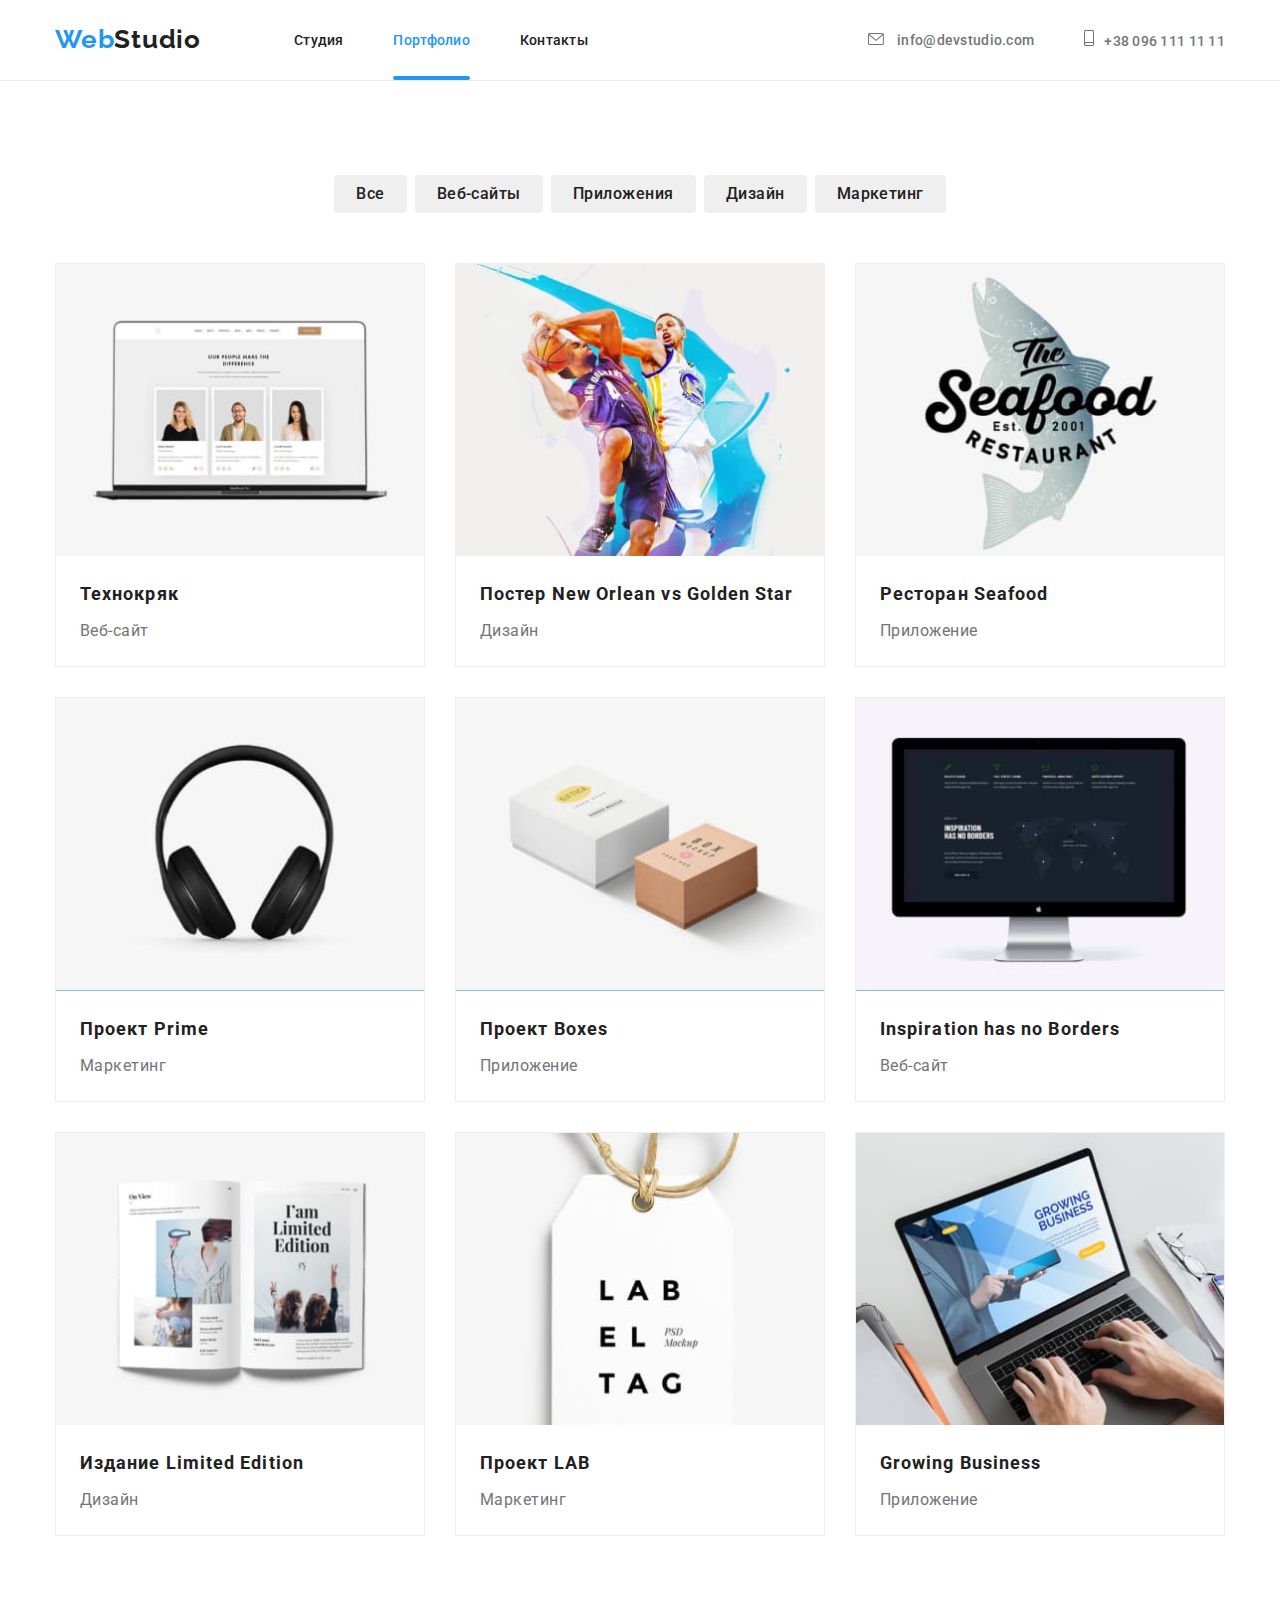
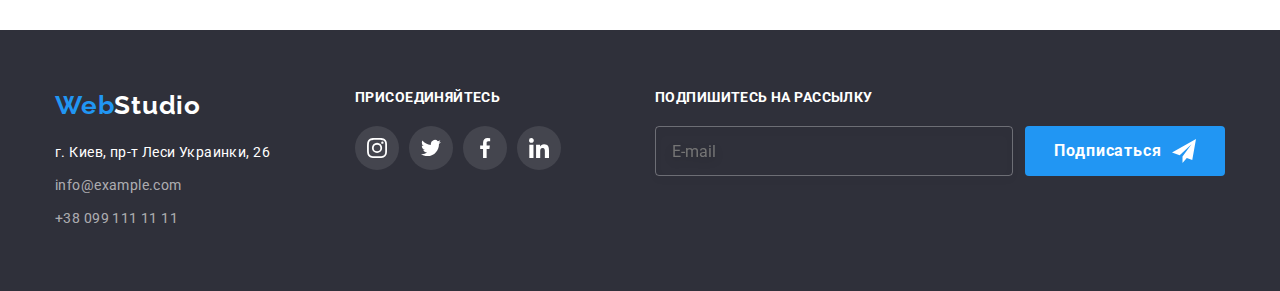
<file: portfolio.html>
<!DOCTYPE html>
<html lang="ru">
    <head>
        <meta charset="UTF-8">
        <meta name="viewport" content="width=device-width, initial-scale=1.0">
        <meta http-equiv="X-UA-Compatible" content="IE=Edge">
        <title>WebStudio Portfolio</title>
        <link rel="stylesheet" href="https://cdnjs.cloudflare.com/ajax/libs/modern-normalize/1.0.0/modern-normalize.min.css">
        <link rel="preconnect" href="https://fonts.gstatic.com">
        <link href="https://fonts.googleapis.com/css2?family=Raleway:wght@700&family=Roboto:wght@400;500;700;900&display=swap"
            rel="stylesheet">
        <link rel="stylesheet" href="./css/styles.css">
    </head>

    <body>
        <header class="header-section">
            <div class="container header-container">
                <nav class="header-nav">
                    <a href="./index.html" class="logo link">Web<span class="logo-up">Studio</span></a>
                    <ul class="list header-nav-list">
                        <li class="header-nav-item"><a class="link header-nav-link" href="./index.html">Студия</a></li>
                        <li class="header-nav-item"><a class="link header-nav-link current" href="./portfolio.html">Портфолио</a></li>
                        <li class="header-nav-item"><a class="link header-nav-link" href="">Контакты</a></li>
                    </ul>
                </nav>
                <ul class="list header-contact-list">
                    <li class="header-contact-item">
                        <a class="link header-contact-link" href="mailto:info@devstudio.com">
                            <svg class="icon-envelope">
                                <use href="./images/sprite.svg#icon-envelope"></use>
                            </svg>
                            info@devstudio.com
                        </a>
                    </li>
                    <li class="header-contact-item">
                        <a class="link header-contact-link" href="tel:+380961111111">
                            <svg class="icon-smartphone">
                                <use href="./images/sprite.svg#icon-smartphone"></use>
                            </svg>+38 096 111 11 11</a>
                    </li>
                </ul>
            </div>
        </header>

        <main>
            <section class="portfolio-section">
                <div class="container portfolio-container">
                    <h1 class="portfolio-title visually-hidden">Портфолио</h1>
                <ul class="list portfolio-filter-list">
                    <li class="list portfolio-filter-item"><button type="button" class="button-filter-portfolio link">Все</button></li>
                    <li class="list portfolio-filter-item"><button type="button" class="button-filter-portfolio link">Веб-сайты</button></li>
                    <li class="list portfolio-filter-item"><button type="button" class="button-filter-portfolio link">Приложения</button></li>
                    <li class="list portfolio-filter-item"><button type="button" class="button-filter-portfolio link">Дизайн</button></li>
                    <li class="list portfolio-filter-item"><button type="button" class="button-filter-portfolio link">Маркетинг</button></li>
                </ul>
                <ul class="list portfolio-list">
                    <li class="portfolio-card item">
                        <a class="link portfolio-link" href="">
                            <div class="portfolio-thumb">
                                <img src="./images/portfolio1.jpg" width="370" alt="карточки с персональными данными и фотографиями людей на экране ноутбука">
                                <div class="portfolio-overley">
                                    <p class="portfolio-overley-text">Технокряк это современная площадка распространения коронавируса. Компании используют эту платформу для цифрового
                                        шпионажа и атак на защищённые сервера конкурентов.</p>
                                </div>
                            </div>
                            <div class="portfolio-description">
                                <h2 class="portfolio-subtitle">Технокряк</h2>
                                <p class="portfolio-type">Веб-сайт</p>
                            </div>
                        </a>
                    </li>
                    <li class="portfolio-card item">
                        <a class="link portfolio-link" href="">
                            <div class="portfolio-thumb">
                                <img src="./images/portfolio2.jpg" width="370"
                                    alt="два баскетболиста из команд New Orlean и Golden Star в прыжке борятся за мяч">
                                <div class="portfolio-overley">
                                    <p class="portfolio-overley-text">Технокряк это современная площадка распространения коронавируса. Компании
                                        используют эту платформу для цифрового
                                        шпионажа и атак на защищённые сервера конкурентов.</p>
                                </div>
                            </div>
                            <div class="portfolio-description">
                                <h2 class="portfolio-subtitle">Постер New Orlean vs Golden Star</h2>
                                <p class="portfolio-type">Дизайн</p>
                            </div>
                        </a>
                    </li>
                    <li class="portfolio-card item">
                        <a class="link portfolio-link" href="">
                            <div class="portfolio-thumb">
                                <img src="./images/portfolio3.jpg" width="370" alt="логотип ресторана Сиафуд на котором изображена форель">
                                <div class="portfolio-overley">
                                    <p class="portfolio-overley-text">Технокряк это современная площадка распространения коронавируса. Компании
                                        используют эту платформу для цифрового
                                        шпионажа и атак на защищённые сервера конкурентов.</p>
                                </div>
                            </div>
                            <div class="portfolio-description">
                                <h2 class="portfolio-subtitle">Ресторан Seafood</h2>
                                <p class="portfolio-type">Приложение</p>
                            </div>
                        </a>
                    </li>
                    <li class="portfolio-card item">
                        <a class="link portfolio-link" href="">
                            <div class="portfolio-thumb">
                                <img src="./images/portfolio4.jpg" width="370" alt="черные студийные радио наушники">
                                <div class="portfolio-overley">
                                    <p class="portfolio-overley-text">Технокряк это современная площадка распространения коронавируса. Компании
                                        используют эту платформу для цифрового
                                        шпионажа и атак на защищённые сервера конкурентов.</p>
                                </div>
                            </div>
                            <div class="portfolio-description">
                                <h2 class="portfolio-subtitle">Проект Prime</h2>
                                <p class="portfolio-type">Маркетинг</p>
                            </div>
                        </a>
                    </li>
                    <li class="portfolio-card item">
                        <a class="link portfolio-link" href="">
                            <div class="portfolio-thumb">
                                <img src="./images/portfolio5.jpg" width="370" alt="две коробки разных цветов и размеров с логотипами Boxes">
                                <div class="portfolio-overley">
                                    <p class="portfolio-overley-text">Технокряк это современная площадка распространения коронавируса. Компании
                                        используют эту платформу для цифрового
                                        шпионажа и атак на защищённые сервера конкурентов.</p>
                                </div>
                            </div>
                           <div class="portfolio-description">
                               <h2 class="portfolio-subtitle">Проект Boxes</h2>
                               <p class="portfolio-type">Приложение</p>
                           </div>
                        </a>
                    </li>
                    <li class="portfolio-card item">
                        <a class="link portfolio-link" href="">
                            <div class="portfolio-thumb">
                                <img src="./images/portfolio6.jpg" width="370" 
                                alt="станица вдохновляющего сайта Inspiration has no Borders на экране компьютера">
                                <div class="portfolio-overley">
                                    <p class="portfolio-overley-text">Технокряк это современная площадка распространения коронавируса. Компании
                                        используют эту платформу для цифрового
                                        шпионажа и атак на защищённые сервера конкурентов.</p>
                                </div>
                            </div>
                            <div class="portfolio-description">
                                <h2 class="portfolio-subtitle">Inspiration has no Borders</h2>
                                <p class="portfolio-type">Веб-сайт</p>
                            </div>
                        </a>
                    </li>
                    <li class="portfolio-card item">
                        <a class="link portfolio-link" href="">
                            <div class="portfolio-thumb">
                                <img src="./images/portfolio7.jpg" width="370" alt="развернутая страница шикарной книги издания Limited Edition">
                                <div class="portfolio-overley">
                                    <p class="portfolio-overley-text">Технокряк это современная площадка распространения коронавируса. Компании
                                        используют эту платформу для цифрового
                                        шпионажа и атак на защищённые сервера конкурентов.</p>
                                </div>
                            </div>
                            <div class="portfolio-description">
                                <h2 class="portfolio-subtitle">Издание Limited Edition</h2>
                                <p class="portfolio-type">Дизайн</p>
                            </div>
                        </a>
                    </li>
                    <li class="portfolio-card item">
                        <a class="link portfolio-link" href="">
                            <div class="portfolio-thumb">
                                <img src="./images/portfolio8.jpg" width="370" alt="стильный ярлык для одежды с логотипом LAB">
                                <div class="portfolio-overley">
                                    <p class="portfolio-overley-text">Технокряк это современная площадка распространения коронавируса. Компании
                                        используют эту платформу для цифрового
                                        шпионажа и атак на защищённые сервера конкурентов.</p>
                                </div>
                            </div>
                            <div class="portfolio-description">
                                <h2 class="portfolio-subtitle">Проект LAB</h2>
                                <p class="portfolio-type">Маркетинг</p>
                            </div>
                        </a>
                    </li>
                    <li class="portfolio-card item">
                        <a class="link portfolio-link" href="">
                            <div class="portfolio-thumb">
                                <img src="./images/portfolio9.jpg" width="370" 
                                    alt="на рабочем столе в руках бизнесмена ноутбук с открытым приложением Growing Business">
                                <div class="portfolio-overley">
                                    <p class="portfolio-overley-text">Технокряк это современная площадка распространения коронавируса. Компании
                                        используют эту платформу для цифрового
                                        шпионажа и атак на защищённые сервера конкурентов.</p>
                                </div>
                            </div>
                            <div class="portfolio-description">
                                <h2 class="portfolio-subtitle">Growing Business</h2>
                                <p class="portfolio-type">Приложение</p>
                            </div>
                        </a>
                    </li>
                </ul>
                </div>
            </section>
        </main>

        <footer class="footer-section">
            <div class="container footer-container">
                <div class="footer-contacts">
                    <a href="./index.html" class="logo link">Web<span class="logo-down">Studio</span></a>
                    <address class="footer-address">
                        <ul class="list footer-list">
                            <li class="footer-address-item"><a class="link footer-contact-color"
                                    href="https://goo.gl/maps/jDDkmHE5Bs7uJv8Z7" target="_blank" rel="noopener noreferrer">г.
                                    Киев, пр-т
                                    Леси Украинки, 26</a></li>
                            <li class="footer-address-item"><a class="link footer-contact-link"
                                    href="info@example.com">info@example.com</a></li>
                            <li class="footer-address-item"><a class="link footer-contact-link" href="+380991111111">+38 099 111
                                    11 11</a></li>
                        </ul>
                    </address>
                </div>
                <div class="footer-social">
                    <h3 class="footer-subtitle">присоединяйтесь</h3>
                    <ul class="list footer-social-list">
                        <li class="footer-social-item">
                            <a href="" class="footer-social-link" target="_blank" rel="noopener noreferrer"
                                aria-label="instagram">
                                <svg class="footer-social-icon" width="20" height="20">
                                    <use href="./images/sprite.svg#icon-instagram"></use>
                                </svg>
                            </a>
                        </li>
                        <li class="footer-social-item">
                            <a href="" class="footer-social-link" target="_blank" rel="noopener noreferrer"
                                aria-label="twitter">
                                <svg class="footer-social-icon" width="20" height="20">
                                    <use href="./images/sprite.svg#icon-twitter"></use>
                                </svg>
                            </a>
                        </li>
                        <li class="footer-social-item">
                            <a href="" class="footer-social-link" target="_blank" rel="noopener noreferrer"
                                aria-label="facebook">
                                <svg class="footer-social-icon" width="20" height="20">
                                    <use href="./images/sprite.svg#icon-facebook"></use>
                                </svg>
                            </a>
                        </li>
                        <li class="footer-social-item">
                            <a href="" class="footer-social-link" target="_blank" rel="noopener noreferrer"
                                aria-label="linkedin">
                                <svg class="footer-social-icon" width="20" height="20">
                                    <use href="./images/sprite.svg#icon-linkedin"></use>
                                </svg>
                            </a>
                        </li>
                    </ul>
                </div>
                <section class="subscribe-section">
                    <h3 class="footer-subtitle">Подпишитесь на рассылку</h3>
                    <form class="form-subscribe">
                        <!-- <label  for="mail-subscribe">Имя</label> -->
                        <input type="email" name="email-subscribe" class="mail-subscribe" id="mail-subscribe"
                            placeholder="E-mail">
                        <button class="button main-button button-subscribe-submit" type="submit">Подписаться
                            <svg class="icon-send" widht="24" height="24">
                                <use href="./images/sprite.svg#icon-send"></use>
                            </svg>
                        </button>
                    </form>
                </section>
            </div>
        
        </footer>

        <script src="./js/modal.js"></script>
    </body>
</html>
</file>
<file: css/styles.css>
:root {
  --text-main-color: #212121;
  --text-second-color: #757575;
  --accent-color: #2196f3;
  --text-contact-link-color: #ffffff9e;
  --text-placeholder-color: rgba(117, 117, 117, 0.5);
  --bg-color: #fff;
  --bg-add-color: #f5f4fa;
  --bg-hero-color: rgba(47, 48, 58, 0.4);
  --bg-practice-subtitle-color: rgba(47, 48, 58, 0.8);
  --bg-footer-color: #2f303a;
  --bg-backdrop-modal-color: rgba(0, 0, 0, 0.2);
  --bg-overley-color: rgba(33, 150, 243, 0.9);
  --border-header-color: #ececec;
  --border-icon-color: #afb1b8;
  --border-portfolio-color: #eeeeee;
  --border-button-color: rgba(0, 0, 0, 0.1);
  --border-input-color: rgba(33, 33, 33, 0.2);
  --border-subscribe-color: rgba(255, 255, 255, 0.3);
  --title-font: "Roboto", sans-serif;
  --grid-column: 3;
  --transition-duration: 250ms;
  --timing-function: cubic-bezier(0.4, 0, 0.2, 1);
}
/* для лого #2196f3 доп цвета  #000  #fff */

html {
  box-sizing: border-box;
}

*,
*::after,
*::before {
  box-sizing: inherit;
}

h1,
h2,
h3,
h4,
p {
  margin-top: 0;
  margin-bottom: 0;
}

body {
  font-family: var(--title-font), noto, segoe ui, arial;
  color: var(--text-main-color);
  background-color: var(--bg-color);
}

img {
  display: block;
  max-width: 100%;
  height: auto;
}

.link {
  text-decoration: none;
}

.list {
  list-style: none;
  margin: 0;
  padding: 0;
}

.visually-hidden {
  position: absolute !important;
  clip: rect(1px 1px 1px 1px);
  clip: rect(1px, 1px, 1px, 1px);
  padding: 0 !important;
  border: 0 !important;
  height: 1px !important;
  width: 1px !important;
  overflow: hidden;
}

.container {
  width: 1200px;
  padding-left: 15px;
  padding-right: 15px;
  margin-left: auto;
  margin-right: auto;
}

/* heder */

.header-container,
.header-nav,
.header-nav-list,
.header-contact-list {
  display: flex;
  align-items: center;
}

.header-container {
  justify-content: space-between;
}

.header-nav-list {
  width: 294px;
  justify-content: space-between;
  margin-left: 93px;
}

.header-contact-item:not(:last-child) {
  margin-right: 50px;
}

.logo {
  padding-top: 24px;
  padding-bottom: 25px;
  font-family: Raleway;
  font-weight: 700;
  font-size: 26px;
  line-height: 1.19;
  letter-spacing: 0.03em;
  color: var(--accent-color);
}

.logo-up {
  color: var(--text-main-color);
}

.header-contact-link,
.header-nav-link {
  font-weight: 500;
  font-size: 14px;
  line-height: 1.14;
  letter-spacing: 0.02em;
  transition: color var(--transition-duration) var(--timing-function);
}

.header-nav-link {
  position: relative;
  color: var(--text-main-color);
  padding-top: 32px;
  padding-bottom: 32px;
}

.current {
  color: var(--accent-color);
}

.current::after {
  content: "";
  position: absolute;
  bottom: 0;
  display: block;
  width: 100%;
  height: 4px;
  border-radius: 2px;
  background-color: var(--accent-color);
  transition: background-color var(--transition-duration) var(--timing-function);
}

.header-contact-link {
  color: var(--text-second-color);
}

.header-contact-link:hover,
.header-contact-link:focus,
.header-nav-link:hover,
.header-nav-link:focus {
  color: var(--accent-color);
}

.header-section {
  border-bottom: 1px var(--border-header-color) solid;
}

.icon-envelope {
  width: 16px;
  height: 12px;
  margin-right: 10px;
  fill: currentColor;
  transition: fill var(--transition-duration) var(--timing-function);
}

.icon-smartphone {
  width: 10px;
  height: 16px;
  margin-right: 10px;
  fill: currentColor;
  transition: fill var(--transition-duration) var(--timing-function);
}

/* hero */

.hero-section {
  display: flex;
  padding-top: 200px;
  padding-bottom: 200px;
  margin-left: auto;
  margin-right: auto;
  background-color: var(--bg-footer-color);
  background-image: linear-gradient(
      to top,
      var(--bg-hero-color),
      var(--bg-hero-color)
    ),
    url(../images/hero.jpg);
  background-position: top right;
  background-repeat: no-repeat;
  max-width: 1600px;
  height: auto;
  text-align: center;
}

.hero-title {
  font-weight: 900;
  font-size: 44px;
  line-height: 1.36;
  letter-spacing: 0.06em;
  text-transform: uppercase;
  color: var(--bg-color);
  width: 696px;
  height: 120px;
  margin-left: auto;
  margin-right: auto;
  margin-bottom: 30px;
}

.button {
  cursor: pointer;
  align-items: center;
  vertical-align: center;
  border: 0;
  padding: 0;
  border-radius: 4px;
}

.main-button {
  width: 200px;
  height: 50px;
  background-color: var(--accent-color);
  color: var(--bg-color);
  fill: var(--bg-color);
  font-weight: 700;
  font-size: 16px;
  line-height: 1.88;
  letter-spacing: 0.06rem;
}

/* features */

.features-section,
.team-section,
.clients-section {
  padding-top: 94px;
  padding-bottom: 94px;
}

.features-list,
.practice-list,
.team-list,
.portfolio-list {
  display: flex;
  flex-wrap: wrap;
  margin-top: -30px;
  margin-left: -30px;
}

.features-item,
.practice-item,
.team-item,
.portfolio-card {
  margin-top: 30px;
  margin-left: 30px;
  flex-basis: calc((100% - var(--grid-column) * 30px) / var(--grid-column));
}

.features-list {
  --grid-column: 4;
}

.features-bcg-img {
  background-color: var(--bg-add-color);
  background-image: url(./images/sprite.svg#icon-antenna);
  width: calc((1200 - var(--grid-column) * 30px) / var(--grid-column));
  height: 120px;
  border-radius: 4px;
  display: flex;
  align-items: center;
  justify-content: center;
}

.features-subtitle {
  font-size: 14px;
  line-height: 1.14;
  letter-spacing: 3%;
  text-transform: uppercase;
  margin-top: 30px;
  margin-bottom: 10px;
}

.features-description {
  font-size: 14px;
  line-height: 1.71;
  letter-spacing: 0.03em;
  color: var(--text-second-color);
}

/* practice */

.practice-section {
  padding-bottom: 94px;
}

.title {
  margin-bottom: 50px;
  font-size: 36px;
  line-height: 1.17;
  text-align: center;
  letter-spacing: 0.03em;
}

.practice-item {
  position: relative;
}

.practice-subtitle {
  position: absolute;
  width: 100%;
  bottom: 0;
  font-size: 14px;
  line-height: 1.14;
  text-align: center;
  letter-spacing: 0.03em;
  text-transform: uppercase;
  color: var(--bg-color);
  background-color: var(--bg-practice-subtitle-color);
  padding-top: 27px;
  padding-bottom: 27px;
}

/* team */

.team-section {
  background-color: var(--bg-add-color);
  --grid-column: 4;
}

.team-card {
  padding: 30px 0;
  background-color: var(--bg-color);
  box-shadow: 0px 1px 3px rgba(0, 0, 0, 0.12), 0px 1px 1px rgba(0, 0, 0, 0.14),
    0px 2px 1px rgba(0, 0, 0, 0.2);
  border-radius: 0px 0px 4px 4px;
}

.team-subtitle,
.team-description {
  font-size: 16px;
  line-height: 1.19;
  text-align: center;
  letter-spacing: 0.03em;
}

.team-subtitle {
  font-weight: 500;
  margin-bottom: 10px;
}

.team-description {
  color: var(--text-second-color);
  margin-bottom: 16px;
}

.team-social-list {
  display: flex;
  justify-content: center;
}

.team-social-item:not(:last-child) {
  margin-right: 10px;
}

.team-social-icon {
  fill: var(--border-icon-color);
}

.team-social-link {
  display: flex;
  align-items: center;
  justify-content: center;
  width: 44px;
  height: 44px;
  background-color: var(--bg-color);
  border-radius: 50%;
  transition: background-color var(--transition-duration) var(--timing-function),
    fill var(--transition-duration) var(--timing-function);
}

.team-social-link:focus .team-social-icon,
.team-social-link:hover .team-social-icon {
  fill: var(--bg-color);
}

.team-social-link:focus,
.team-social-link:hover {
  background-color: var(--accent-color);
}

/* clients */

.clients-card {
  --grid-column: 6;
  width: calc((1170px - var(--grid-column) * 30px) / var(--grid-column));
}

.client-icon {
  fill: var(--border-icon-color);
  transition: fill var(--transition-duration) var(--timing-function),
    border var(--transition-duration) var(--timing-function);
}

.client-link {
  display: flex;
  align-items: center;
  justify-content: center;
  --grid-column: 6;
  width: calc((1200px - var(--grid-column) * 30px) / var(--grid-column));
  height: 90px;
  background-color: var(--bg-color);
  border: 1px solid var(--border-icon-color);
  border-radius: 4px;
  transition: fill var(--transition-duration) var(--timing-function),
    border var(--transition-duration) var(--timing-function);
}

.client-list {
  display: flex;
  justify-content: space-between;
}

.client-link:focus .client-icon,
.client-link:hover .client-icon {
  fill: var(--accent-color);
}

.client-link:focus,
.client-link:hover {
  border: 1px solid var(--accent-color);
}

/* footer */
.footer-section {
  background-color: var(--bg-footer-color);
  padding-top: 60px;
  padding-bottom: 60px;
}

.logo-down {
  color: var(--bg-color);
}

.footer-container {
  display: flex;
  justify-content: space-between;
}

.footer-address {
  margin-top: 20px;
  margin-right: 70px;
}

.footer-address-item:not(:last-child) {
  margin-bottom: 9px;
}

.footer-address-item {
  font-style: normal;
  font-weight: normal;
  font-size: 14px;
  line-height: 1.71;
  letter-spacing: 0.03em;
}

.footer-contact-color {
  color: var(--bg-color);
  transition: var(--transition-duration) var(--timing-function);
}

.footer-contact-link {
  color: var(--text-contact-link-color);
}

.footer-contact-color:hover,
.footer-contact-color:focus {
  color: var(--accent-color);
}

.footer-contact-link {
  transition: color var(--transition-duration) var(--timing-function);
}

.footer-contact-link:hover,
.footer-contact-link:focus {
  color: var(--accent-color);
}

.footer-subtitle {
  font-size: 14px;
  line-height: 1.14;
  letter-spacing: 0.03em;
  text-transform: uppercase;
  color: var(--bg-color);
  margin-bottom: 20px;
}

.footer-contacts,
.footer-social {
  width: calc((1200px - var(--grid-column) * 30px) / var(--grid-column));
}

.footer-social-list {
  display: flex;
  justify-content: start;
}

.footer-social-item:not(:last-child) {
  margin-right: 10px;
}

.footer-social-icon {
  fill: var(--bg-color);
}

.footer-social-link {
  display: flex;
  align-items: center;
  justify-content: center;
  width: 44px;
  height: 44px;
  background-color: rgba(255, 255, 255, 10%);
  border-radius: 50%;
  transition: fill var(--transition-duration) var(--timing-function),
    background-color var(--transition-duration) var(--timing-function);
}

.footer-social-link:focus .team-social-icon,
.footer-social-link:hover .team-social-icon {
  fill: var(--accent-color);
}

.footer-social-link:focus,
.footer-social-link:hover {
  background-color: var(--accent-color);
}

/* modal */

.backdrop {
  position: fixed;
  top: 0;
  left: 0;
  width: 100%;
  height: 100%;
  background-color: var(--bg-backdrop-modal-color);
  opacity: 1;
  transition: opacity var(--transition-duration) var(--timing-function);
  z-index: 10;
}

.backdrop.is-hidden {
  /* visibility: hidden; */
  opacity: 0;
  pointer-events: none;
}

.modal {
  position: absolute;
  top: 50%;
  left: 50%;
  transform: translate(-50%, -50%);
  width: 528px;
  height: 581px;
  background-color: var(--bg-color);
  border-radius: 4px;
}

.close-button {
  display: flex;
  justify-content: end;
  margin-top: 8px;
  margin-left: auto;
  margin-right: 8px;
  padding: 6px;
  width: 30px;
  height: 30px;
  background-color: transparent;
  border-radius: 50%;
  border: 1px solid var(--border-button-color);
}

.close-img {
  fill: var(--text-main-color);
}

.close-button:focus .close-img,
.close-button:hover .close-img {
  fill: var(--accent-color);
}

.form-title {
  text-align: center;
  padding: 2px 40px 12px 40px;
  font-weight: 700;
  font-size: 20px;
  line-height: 1.15;
  letter-spacing: 0.03em;
  color: var(--text-main-color);
}

.form-field {
  position: relative;
  margin-right: 40px;
  margin-left: 40px;
}

.form-field + .form-field {
  margin-top: 10px;
}

.form-field-label {
  display: block;
  margin-bottom: 4px;
  font-size: 12px;
  line-height: 1.17;
  letter-spacing: 0.01em;
  color: var(--text-second-color);
}

.form-field-input {
  width: 448px;
  height: 40px;
  padding-left: 36px;
  border-radius: 4px;
  border: 1px solid var(--border-input-color);
  transition: border var(--transition-duration) var(--timing-function);
}

.form-field-icon {
  position: absolute;
  left: 12px;
  bottom: 11px;
  width: 18px;
  fill: var(--text-main-color);
  transition: fill var(--transition-duration) var(--timing-function);
}

.form-field-input:hover + .form-field-icon,
.form-field-input:focus + .form-field-icon {
  fill: var(--accent-color);
}

.form-field-input:hover,
.form-field-input:focus {
  outline: none;
  border: 1px solid var(--accent-color);
}

.form-comment {
  padding: 12px 16px;
  resize: none;
  height: 120px;
}

.form-comment::placeholder {
  color: var(--text-placeholder-color);
}

.form-field-checkbox {
  padding-top: 10px;
}

.form-text {
  display: flex;
  align-items: center;
  font-size: 14px;
  line-height: 1.71;
  letter-spacing: 0.03em;
  color: var(--text-second-color);
}

.form-text .form-link-conditions {
  margin-left: 5px;
  color: var(--accent-color);
  text-decoration-line: underline;
}

.form-checkbox {
  /* -webkit-appearance: none;
  -moz-appearance: none;
  appearance: none; */
  position: absolute;
  width: 1px;
  height: 1px;
  margin: 1px;
  border: 0;
  padding: 0;
  clip: rect(0 0 0 0);
  overflow: hidden;
}

.icon-check {
  width: 16px;
  height: 15px;
  margin-right: 7px;
  border: 2px solid var(--text-main-color);
  border-radius: 2px;
  transition: border var(--transition-duration) var(--timing-function);
}

.form-checkbox:checked + .icon-check {
  border-color: transparent;
  background-color: var(--accent-color);
  background-size: contain;
  background-origin: border-box;
}

.form-button-submit {
  margin-top: 30px;
  margin-left: 165px;
  margin-right: 163px;
  box-shadow: 0px 4px 4px rgba(0, 0, 0, 0.15);
}

/* form-subscribe */

.form-subscribe {
  display: flex;
  align-items: center;
  justify-content: space-between;
  --grid-column: 2;
  width: calc((1200px - var(--grid-column) * 30px) / var(--grid-column));
}

.mail-subscribe {
  color: var(--bg-add-color);
  height: 50px;
  width: 358px;
  background-color: transparent;
  border: 1px solid var(--border-subscribe-color);
  filter: drop-shadow(0px 4px 4px rgba(0, 0, 0, 0.15));
  border-radius: 4px;
  padding-left: 16px;
  transition: border var(--transition-duration) var(--timing-function);
}

.mail-subscribe:focus,
.mail-subscribe:hover {
  border-color: var(--accent-color);
  outline: none;
}

.button-subscribe-submit {
  display: flex;
  justify-content: center;
}

.icon-send {
  width: 24px;
  fill: currentColor;
  margin-left: 10px;
}

/* portfolio */

.portfolio-section {
  padding-top: 94px;
  padding-bottom: 94px;
}

.portfolio-filter-list {
  display: flex;
  justify-content: center;
}

.button-filter-portfolio {
  display: inline;
  font-weight: 500;
  font-size: 16px;
  line-height: 1.63;
  letter-spacing: 0.03em;
  color: var(--text-main-color);
  cursor: pointer;
  font-family: inherit;
  min-height: 38px;
  padding-left: 22px;
  padding-right: 22px;
  border: 0;
  border-radius: 4px;
  transition: color var(--transition-duration) var(--timing-function),
    background-color var(--transition-duration) var(--timing-function),
    box-shadow var(--transition-duration) var(--timing-function);
}

.portfolio-filter-item + .portfolio-filter-item {
  margin-left: 8px;
}

.button-filter-portfolio:hover,
.button-filter-portfolio:focus {
  color: var(--bg-color);
  background-color: var(--accent-color);
  box-shadow: 0px 3px 1px rgba(0, 0, 0, 0.1), 0px 1px 2px rgba(0, 0, 0, 0.08),
    0px 2px 2px rgba(0, 0, 0, 0.12);
}

.portfolio-description {
  padding: 20px 24px;
}

.portfolio-subtitle {
  font-size: 18px;
  line-height: 2;
  letter-spacing: 0.06em;
  color: var(--text-main-color);
  margin-bottom: 4px;
  color: var(--text-main-color);
}

.portfolio-type {
  font-weight: 400;
  font-size: 16px;
  line-height: 1.88;
  letter-spacing: 0.03em;
  color: var(--text-second-color);
}

.portfolio-list {
  display: flex;
  flex-wrap: wrap;
  margin-left: -30px;
  margin-top: 20px;
  padding: 0;
}

.portfolio-card {
  flex-basis: calc((100% - 30px * var(--grid-column)) / var(--grid-column));
  border: 1px solid var(--border-portfolio-color);
  transition: box-shadow var(--transition-duration) var(--timing-function);
}

.portfolio-card:focus-within,
.portfolio-card:hover {
  box-shadow: 0px 1px 1px rgba(0, 0, 0, 0.12), 0px 4px 4px rgba(0, 0, 0, 0.06),
    1px 4px 6px rgba(0, 0, 0, 0.16);
}

.portfolio-thumb {
  position: relative;
  overflow: hidden;
}

.portfolio-overley {
  font-size: 18px;
  line-height: 1.56;
  letter-spacing: 0.03em;
  color: var(--bg-color);
  background-color: var(--bg-overley-color);
  padding: 63px 24px;
  display: block;
  position: absolute;
  top: 0;
  left: 0;
  width: 100%;
  height: 100%;
  transform: translateY(100%);
  transition: transform var(--transition-duration) var(--timing-function);
}

.portfolio-card:focus .portfolio-overley,
.portfolio-card:hover .portfolio-overley {
  transform: translateY(0);
}
</file>
